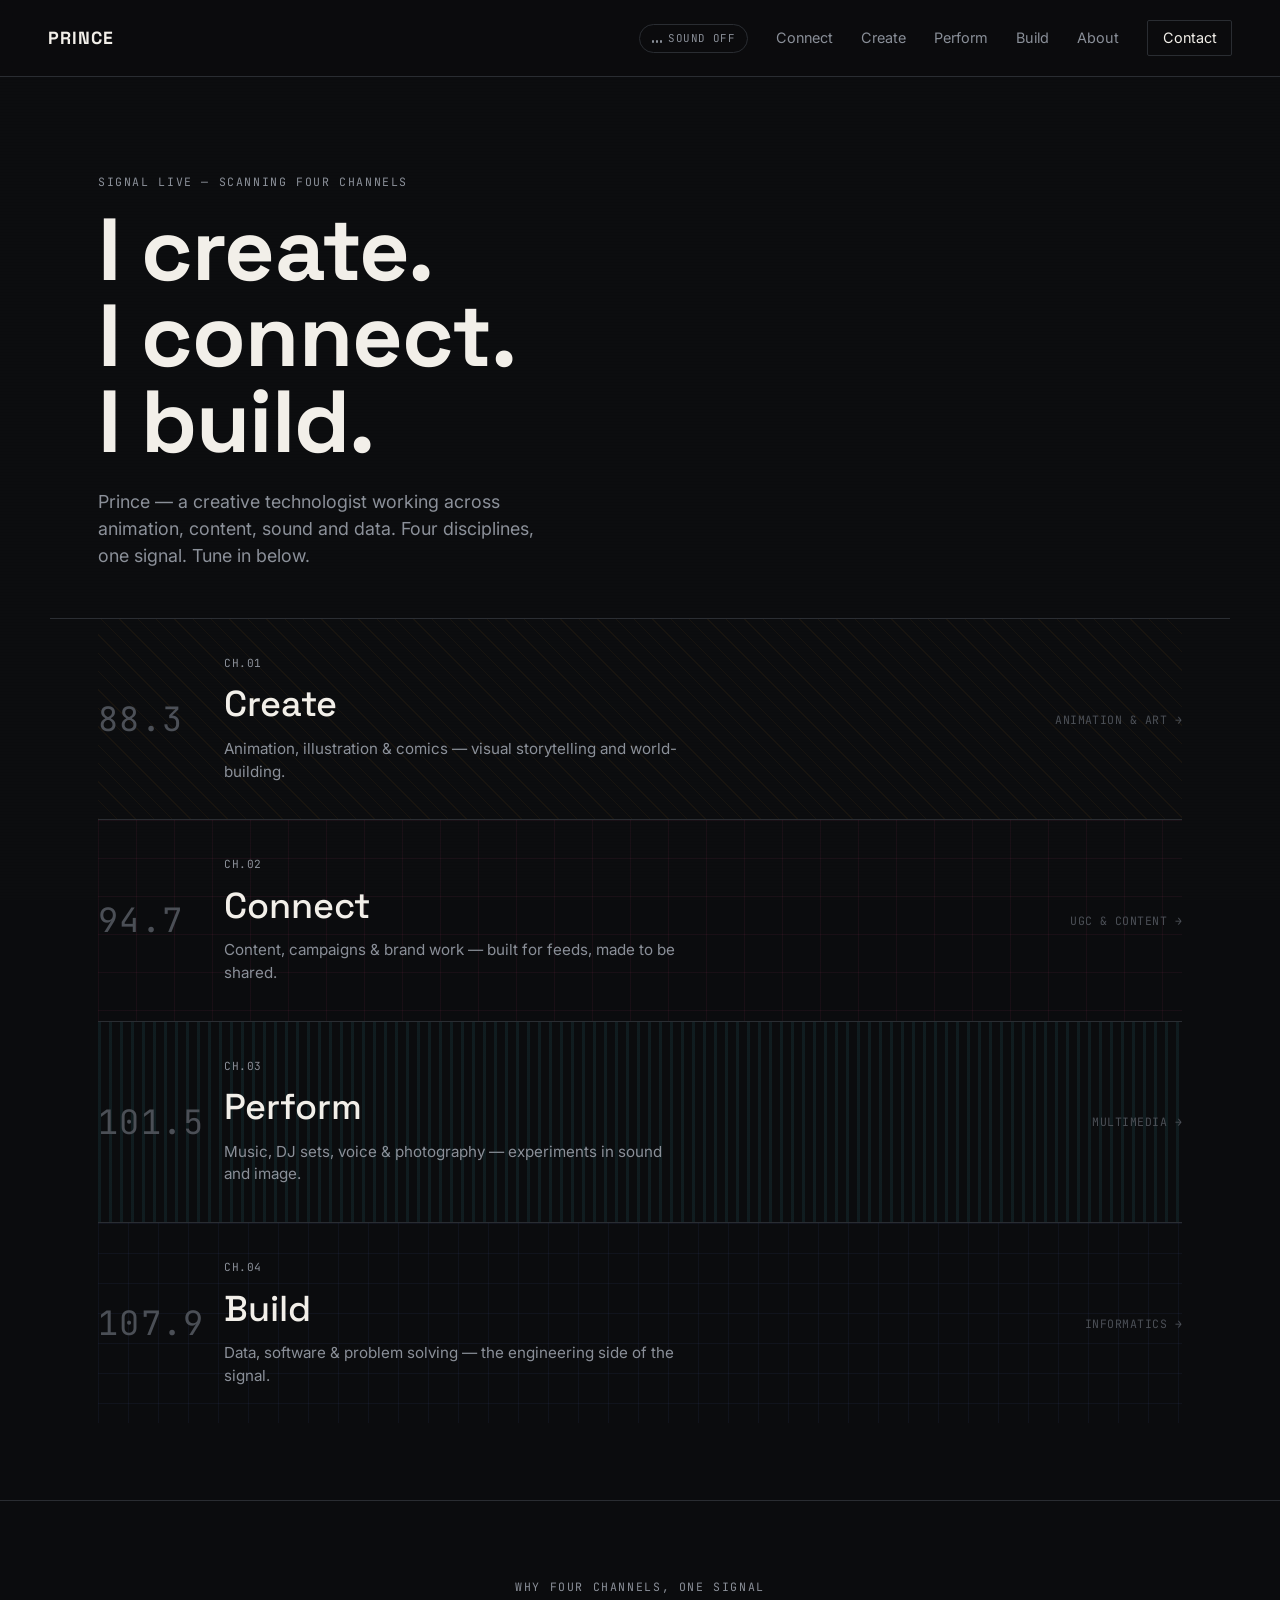
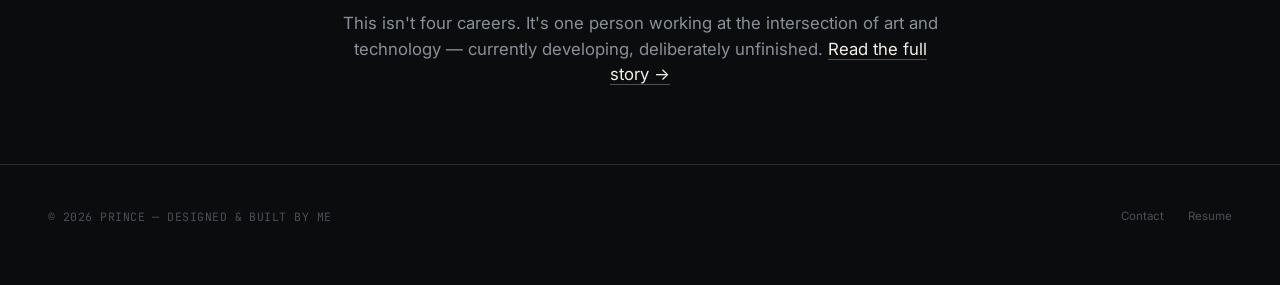
<file: index.html>
<!DOCTYPE html>
<html lang="en">
<head>
<meta charset="UTF-8">
<meta name="viewport" content="width=device-width, initial-scale=1.0">
<title>Prince — Creative Technologist</title>
<meta name="description" content="Prince — animation, content, multimedia and informatics. A creative technologist working across art, sound and data.">
<link rel="preconnect" href="https://fonts.googleapis.com">
<link rel="preconnect" href="https://fonts.gstatic.com" crossorigin>
<link href="https://fonts.googleapis.com/css2?family=Space+Grotesk:wght@400;500;700&family=Inter:wght@400;500;600&family=JetBrains+Mono:wght@400;500&display=swap" rel="stylesheet">
<link rel="stylesheet" href="css/style.css">
</head>
<body>

<div class="preloader" id="preloader" role="status" aria-live="polite">
  <p class="preloader-freqs mono" id="preloaderFreq">88.3</p>
  <div class="preloader-scan"></div>
  <p class="preloader-label mono">TUNING IN…</p>
</div>

<div class="noise-overlay" aria-hidden="true"></div>

<header class="site-header">
  <a href="index.html" class="wordmark">PRINCE</a>
  <div class="header-right">
    <button class="audio-toggle" id="audioToggle" type="button" aria-pressed="false">
      <span class="audio-toggle-bars" aria-hidden="true"><span></span><span></span><span></span></span>
      <span class="audio-toggle-label mono">SOUND OFF</span>
    </button>
    <button class="nav-toggle" id="navToggle" aria-expanded="false" aria-controls="siteNav" aria-label="Toggle navigation">
      <span></span><span></span><span></span>
    </button>
    <nav class="site-nav" id="siteNav">
      <a href="pages/ugc.html">Connect</a>
      <a href="pages/animation.html">Create</a>
      <a href="pages/multimedia.html">Perform</a>
      <a href="pages/informatics.html">Build</a>
      <a href="pages/about.html">About</a>
      <a href="pages/about.html#contact" class="nav-cta">Contact</a>
    </nav>
  </div>
  <audio id="ambientAudio" loop preload="none">
    <!-- Drop a file into assets/audio/ and point this at it, e.g.: -->
    <!-- <source src="assets/audio/ambient-loop.mp3" type="audio/mpeg"> -->
  </audio>
</header>

<main>

  <!-- Own photo behind the intro? Add class="has-image" to <section class="hero">
       and style="--bg-image:url('assets/images/hero-banner.jpg')" -->
  <section class="hero">
    <p class="eyebrow mono">SIGNAL LIVE — SCANNING FOUR CHANNELS</p>
    <h1 class="hero-title">
      I create.<br>
      I connect.<br>
      I build.
    </h1>
    <p class="hero-sub">
      Prince — a creative technologist working across animation, content,
      sound and data. Four disciplines, one signal. Tune in below.
    </p>
  </section>

  <!-- Each row below also accepts class="has-image" + style="--bg-image:url('assets/images/...')"
       for a photo instead of the texture, e.g. on the <a class="channel" ...> tag. -->
  <section class="tuner" aria-label="Disciplines">
    <div class="tuner-needle" aria-hidden="true"></div>

    <a class="channel" data-reveal data-channel="create" href="pages/animation.html">
      <div class="channel-freq mono">88.3</div>
      <div class="channel-body">
        <span class="channel-index mono">CH.01</span>
        <h2 class="channel-name">Create</h2>
        <p class="channel-desc">Animation, illustration &amp; comics — visual storytelling and world-building.</p>
      </div>
      <div class="channel-meta mono">ANIMATION &amp; ART →</div>
    </a>

    <a class="channel" data-reveal data-channel="connect" href="pages/ugc.html">
      <div class="channel-freq mono">94.7</div>
      <div class="channel-body">
        <span class="channel-index mono">CH.02</span>
        <h2 class="channel-name">Connect</h2>
        <p class="channel-desc">Content, campaigns &amp; brand work — built for feeds, made to be shared.</p>
      </div>
      <div class="channel-meta mono">UGC &amp; CONTENT →</div>
    </a>

    <a class="channel" data-reveal data-channel="perform" href="pages/multimedia.html">
      <div class="channel-freq mono">101.5</div>
      <div class="channel-body">
        <span class="channel-index mono">CH.03</span>
        <h2 class="channel-name">Perform</h2>
        <p class="channel-desc">Music, DJ sets, voice &amp; photography — experiments in sound and image.</p>
      </div>
      <div class="channel-meta mono">MULTIMEDIA →</div>
    </a>

    <a class="channel" data-reveal data-channel="build" href="pages/informatics.html">
      <div class="channel-freq mono">107.9</div>
      <div class="channel-body">
        <span class="channel-index mono">CH.04</span>
        <h2 class="channel-name">Build</h2>
        <p class="channel-desc">Data, software &amp; problem solving — the engineering side of the signal.</p>
      </div>
      <div class="channel-meta mono">INFORMATICS →</div>
    </a>
  </section>

  <section class="about-teaser">
    <div class="about-teaser-inner" data-reveal>
      <p class="mono eyebrow">WHY FOUR CHANNELS, ONE SIGNAL</p>
      <p class="about-teaser-text">
        This isn't four careers. It's one person working at the intersection of
        art and technology — currently developing, deliberately unfinished.
        <a href="pages/about.html">Read the full story →</a>
      </p>
    </div>
  </section>

</main>

<footer class="site-footer">
  <p class="mono">© 2026 PRINCE — DESIGNED &amp; BUILT BY ME</p>
  <div class="footer-links">
    <a href="pages/about.html#contact">Contact</a>
    <a href="pages/informatics.html#resume">Resume</a>
  </div>
</footer>

<script src="js/main.js"></script>
</body>
</html>
</file>
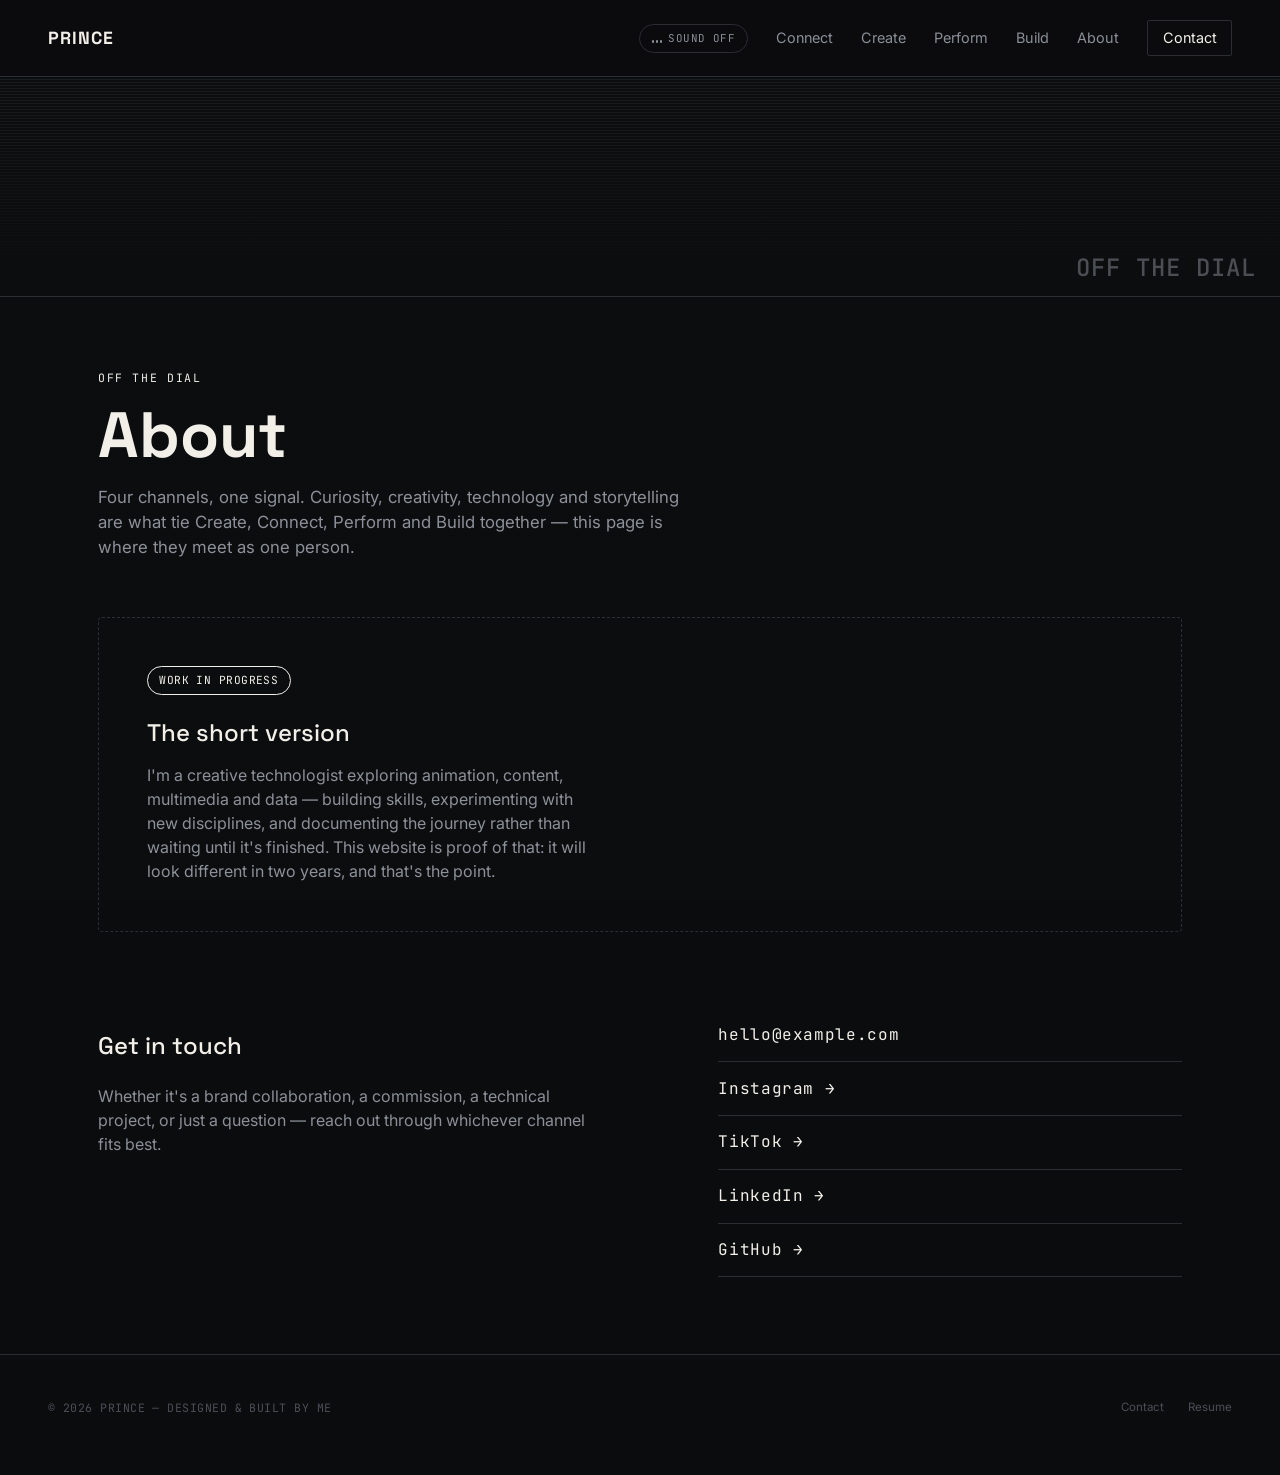
<file: pages/about.html>
<!DOCTYPE html>
<html lang="en">
<head>
<meta charset="UTF-8">
<meta name="viewport" content="width=device-width, initial-scale=1.0">
<title>About &amp; Contact | Prince</title>
<link rel="preconnect" href="https://fonts.googleapis.com">
<link rel="preconnect" href="https://fonts.gstatic.com" crossorigin>
<link href="https://fonts.googleapis.com/css2?family=Space+Grotesk:wght@400;500;700&family=Inter:wght@400;500;600&family=JetBrains+Mono:wght@400;500&display=swap" rel="stylesheet">
<link rel="stylesheet" href="../css/style.css">
</head>
<body style="--page-color: var(--fg);">

<div class="noise-overlay" aria-hidden="true"></div>

<header class="site-header">
  <a href="../index.html" class="wordmark">PRINCE</a>
  <div class="header-right">
    <button class="audio-toggle" id="audioToggle" type="button" aria-pressed="false">
      <span class="audio-toggle-bars" aria-hidden="true"><span></span><span></span><span></span></span>
      <span class="audio-toggle-label mono">SOUND OFF</span>
    </button>
    <button class="nav-toggle" id="navToggle" aria-expanded="false" aria-controls="siteNav" aria-label="Toggle navigation">
      <span></span><span></span><span></span>
    </button>
    <nav class="site-nav" id="siteNav">
      <a href="ugc.html">Connect</a>
      <a href="animation.html">Create</a>
      <a href="multimedia.html">Perform</a>
      <a href="informatics.html">Build</a>
      <a href="about.html">About</a>
      <a href="about.html#contact" class="nav-cta">Contact</a>
    </nav>
  </div>
  <audio id="ambientAudio" loop preload="none">
    <!-- <source src="../assets/audio/ambient-loop.mp3" type="audio/mpeg"> -->
  </audio>
</header>

<main>
  <!-- Own photo? class="has-image" style="--bg-image:url('../assets/images/about-banner.jpg')" -->
  <div class="section-banner section-banner--about">
    <span class="section-banner-freq mono">OFF THE DIAL</span>
  </div>

  <section class="page-hero">
    <p class="eyebrow mono">OFF THE DIAL</p>
    <h1 class="page-title">About</h1>
    <p class="page-sub">
      Four channels, one signal. Curiosity, creativity, technology and
      storytelling are what tie Create, Connect, Perform and Build together —
      this page is where they meet as one person.
    </p>
  </section>

  <section class="status-block">
    <div class="status-card" data-reveal style="text-align:left;">
      <span class="status-tag mono">WORK IN PROGRESS</span>
      <h2>The short version</h2>
      <p style="margin:0;">
        I'm a creative technologist exploring animation, content, multimedia
        and data — building skills, experimenting with new disciplines, and
        documenting the journey rather than waiting until it's finished.
        This website is proof of that: it will look different in two years,
        and that's the point.
      </p>
    </div>
  </section>

  <section class="contact-block" id="contact" data-reveal>
    <div>
      <h2>Get in touch</h2>
      <p style="color:var(--fg-muted); max-width:50ch;">
        Whether it's a brand collaboration, a commission, a technical project,
        or just a question — reach out through whichever channel fits best.
      </p>
    </div>
    <ul class="contact-list mono">
      <li><a href="mailto:hello@example.com">hello@example.com</a></li>
      <li><a href="#">Instagram →</a></li>
      <li><a href="#">TikTok →</a></li>
      <li><a href="#">LinkedIn →</a></li>
      <li><a href="#">GitHub →</a></li>
    </ul>
  </section>
</main>

<footer class="site-footer">
  <p class="mono">© 2026 PRINCE — DESIGNED &amp; BUILT BY ME</p>
  <div class="footer-links">
    <a href="about.html#contact">Contact</a>
    <a href="informatics.html#resume">Resume</a>
  </div>
</footer>

<script src="../js/main.js"></script>
</body>
</html>
</file>
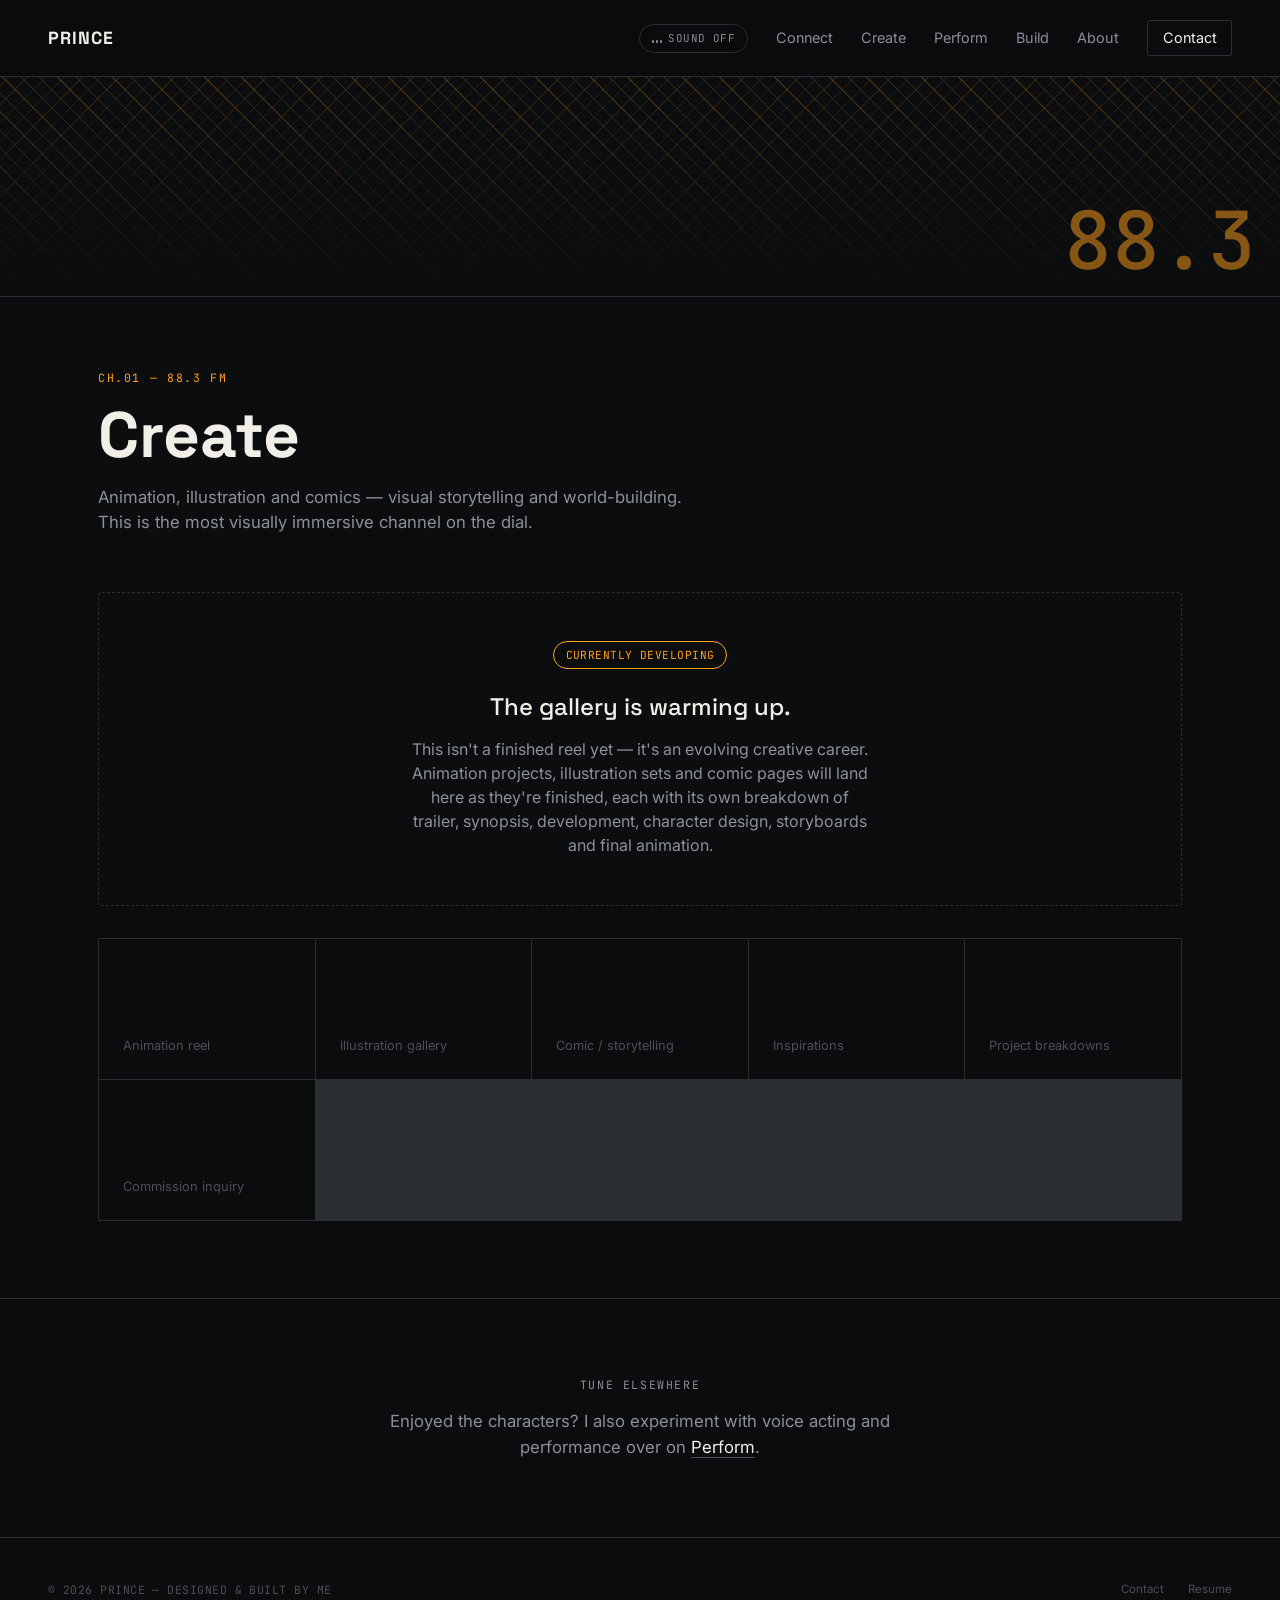
<file: pages/animation.html>
<!DOCTYPE html>
<html lang="en">
<head>
<meta charset="UTF-8">
<meta name="viewport" content="width=device-width, initial-scale=1.0">
<title>Create — Animation &amp; Art | Prince</title>
<link rel="preconnect" href="https://fonts.googleapis.com">
<link rel="preconnect" href="https://fonts.gstatic.com" crossorigin>
<link href="https://fonts.googleapis.com/css2?family=Space+Grotesk:wght@400;500;700&family=Inter:wght@400;500;600&family=JetBrains+Mono:wght@400;500&display=swap" rel="stylesheet">
<link rel="stylesheet" href="../css/style.css">
<style>:root { --page-color-inline: var(--c-create); }</style>
</head>
<body style="--page-color: var(--c-create);">

<div class="noise-overlay" aria-hidden="true"></div>

<header class="site-header">
  <a href="../index.html" class="wordmark">PRINCE</a>
  <div class="header-right">
    <button class="audio-toggle" id="audioToggle" type="button" aria-pressed="false">
      <span class="audio-toggle-bars" aria-hidden="true"><span></span><span></span><span></span></span>
      <span class="audio-toggle-label mono">SOUND OFF</span>
    </button>
    <button class="nav-toggle" id="navToggle" aria-expanded="false" aria-controls="siteNav" aria-label="Toggle navigation">
      <span></span><span></span><span></span>
    </button>
    <nav class="site-nav" id="siteNav">
      <a href="ugc.html">Connect</a>
      <a href="animation.html">Create</a>
      <a href="multimedia.html">Perform</a>
      <a href="informatics.html">Build</a>
      <a href="about.html">About</a>
      <a href="about.html#contact" class="nav-cta">Contact</a>
    </nav>
  </div>
  <audio id="ambientAudio" loop preload="none">
    <!-- Drop a file into assets/audio/ and point this at it, e.g.: -->
    <!-- <source src="../assets/audio/ambient-loop.mp3" type="audio/mpeg"> -->
  </audio>
</header>

<main>
  <!--
    To use your own photo here instead of the pattern:
    1. Drop an image into assets/images/ (e.g. create-banner.jpg)
    2. Add class="has-image" below
    3. Set style="--bg-image:url('../assets/images/create-banner.jpg')"
    The dark gradient stays on top automatically so the text below reads clearly either way.
  -->
  <div class="section-banner section-banner--create">
    <span class="section-banner-freq">88.3</span>
  </div>

  <section class="page-hero">
    <p class="eyebrow mono">CH.01 — 88.3 FM</p>
    <h1 class="page-title">Create</h1>
    <p class="page-sub">
      Animation, illustration and comics — visual storytelling and
      world-building. This is the most visually immersive channel on the dial.
    </p>
  </section>

  <section class="status-block">
    <div class="status-card" data-reveal>
      <span class="status-tag mono">CURRENTLY DEVELOPING</span>
      <h2>The gallery is warming up.</h2>
      <p>
        This isn't a finished reel yet — it's an evolving creative career.
        Animation projects, illustration sets and comic pages will land here
        as they're finished, each with its own breakdown of trailer, synopsis,
        development, character design, storyboards and final animation.
      </p>
    </div>

    <div class="grid-preview" data-reveal>
      <div class="grid-preview-item">Animation reel</div>
      <div class="grid-preview-item">Illustration gallery</div>
      <div class="grid-preview-item">Comic / storytelling</div>
      <div class="grid-preview-item">Inspirations</div>
      <div class="grid-preview-item">Project breakdowns</div>
      <div class="grid-preview-item">Commission inquiry</div>
    </div>
  </section>

  <section class="about-teaser">
    <div class="about-teaser-inner" data-reveal>
      <p class="mono eyebrow">TUNE ELSEWHERE</p>
      <p class="about-teaser-text">
        Enjoyed the characters? I also experiment with voice acting and
        performance over on <a href="multimedia.html">Perform</a>.
      </p>
    </div>
  </section>
</main>

<footer class="site-footer">
  <p class="mono">© 2026 PRINCE — DESIGNED &amp; BUILT BY ME</p>
  <div class="footer-links">
    <a href="about.html#contact">Contact</a>
    <a href="informatics.html#resume">Resume</a>
  </div>
</footer>

<script src="../js/main.js"></script>
</body>
</html>
</file>
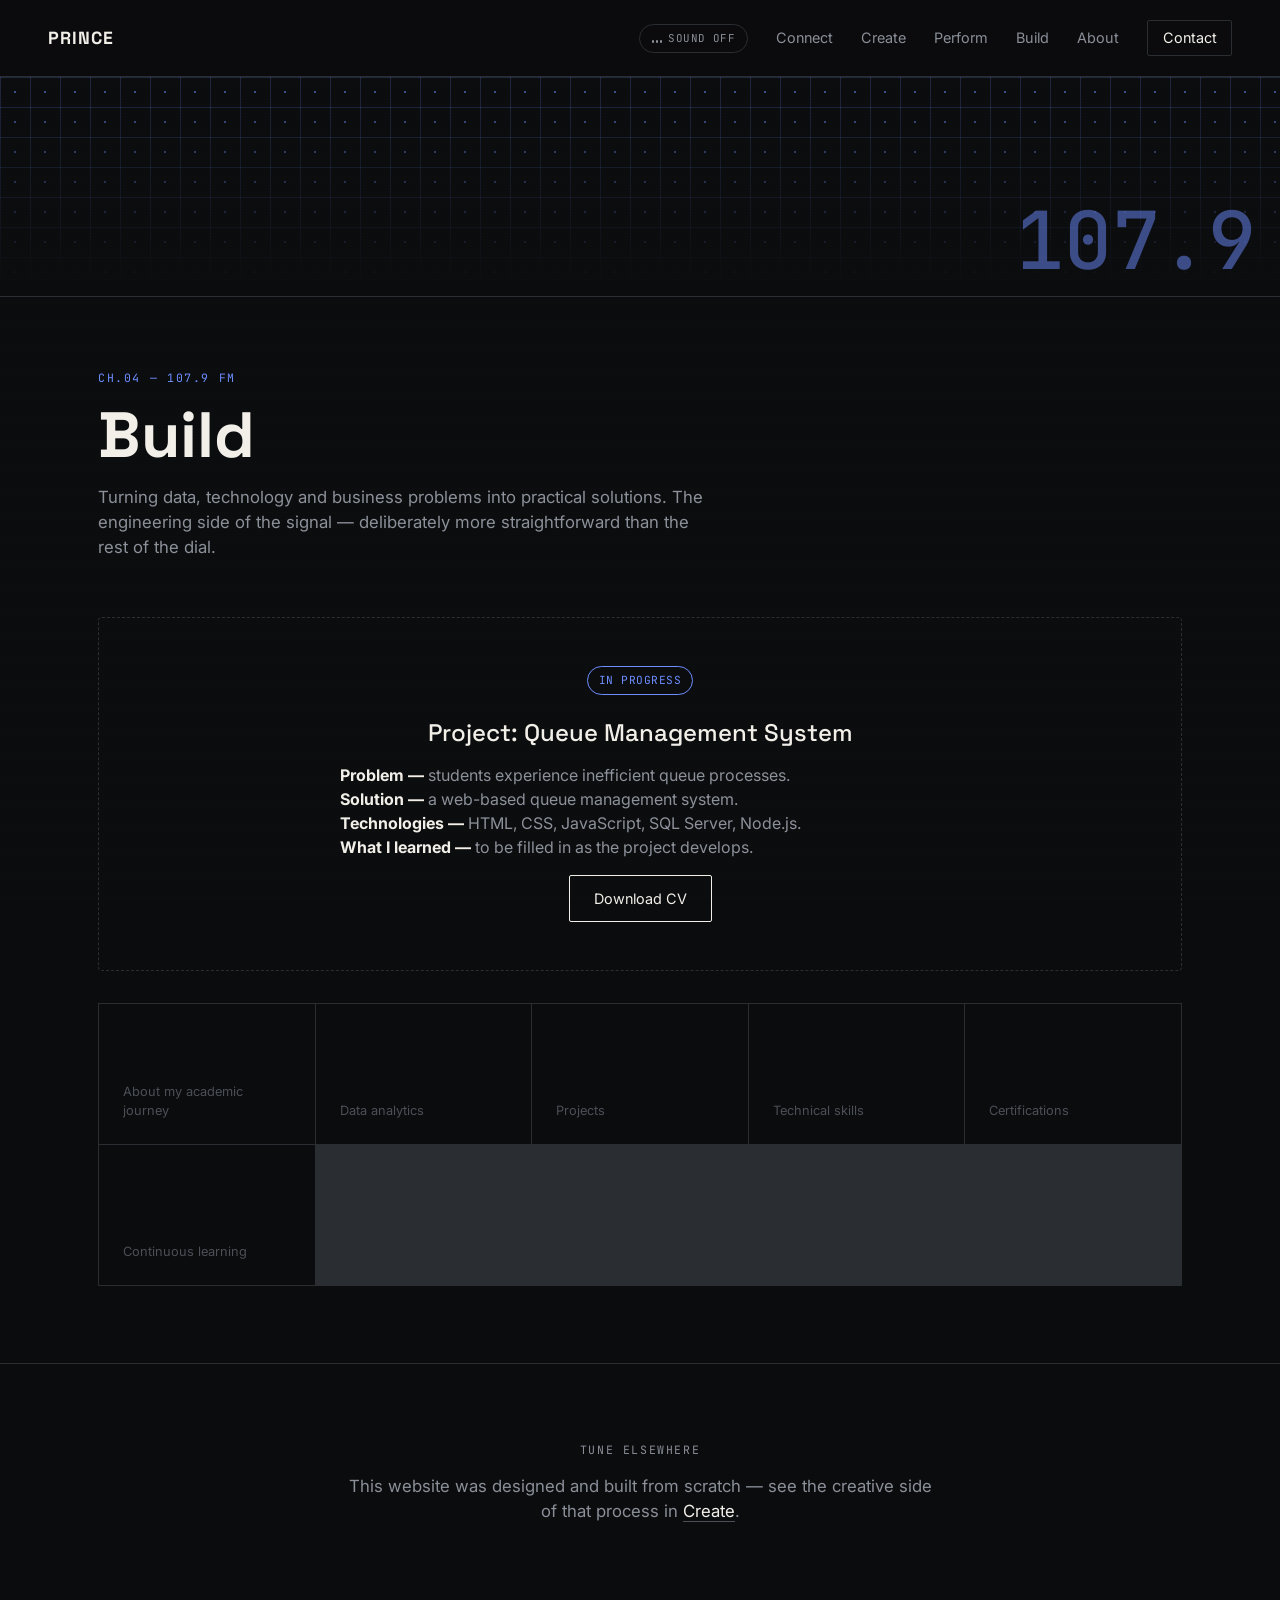
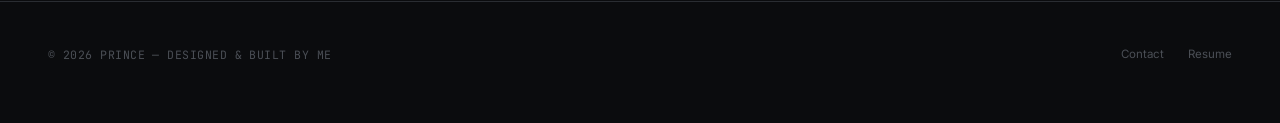
<file: pages/informatics.html>
<!DOCTYPE html>
<html lang="en">
<head>
<meta charset="UTF-8">
<meta name="viewport" content="width=device-width, initial-scale=1.0">
<title>Build — Informatics | Prince</title>
<link rel="preconnect" href="https://fonts.googleapis.com">
<link rel="preconnect" href="https://fonts.gstatic.com" crossorigin>
<link href="https://fonts.googleapis.com/css2?family=Space+Grotesk:wght@400;500;700&family=Inter:wght@400;500;600&family=JetBrains+Mono:wght@400;500&display=swap" rel="stylesheet">
<link rel="stylesheet" href="../css/style.css">
</head>
<body style="--page-color: var(--c-build);">

<div class="noise-overlay" aria-hidden="true"></div>

<header class="site-header">
  <a href="../index.html" class="wordmark">PRINCE</a>
  <div class="header-right">
    <button class="audio-toggle" id="audioToggle" type="button" aria-pressed="false">
      <span class="audio-toggle-bars" aria-hidden="true"><span></span><span></span><span></span></span>
      <span class="audio-toggle-label mono">SOUND OFF</span>
    </button>
    <button class="nav-toggle" id="navToggle" aria-expanded="false" aria-controls="siteNav" aria-label="Toggle navigation">
      <span></span><span></span><span></span>
    </button>
    <nav class="site-nav" id="siteNav">
      <a href="ugc.html">Connect</a>
      <a href="animation.html">Create</a>
      <a href="multimedia.html">Perform</a>
      <a href="informatics.html">Build</a>
      <a href="about.html">About</a>
      <a href="about.html#contact" class="nav-cta">Contact</a>
    </nav>
  </div>
  <audio id="ambientAudio" loop preload="none">
    <!-- <source src="../assets/audio/ambient-loop.mp3" type="audio/mpeg"> -->
  </audio>
</header>

<main>
  <!-- Own photo? class="has-image" style="--bg-image:url('../assets/images/build-banner.jpg')" -->
  <div class="section-banner section-banner--build">
    <span class="section-banner-freq">107.9</span>
  </div>

  <section class="page-hero">
    <p class="eyebrow mono">CH.04 — 107.9 FM</p>
    <h1 class="page-title">Build</h1>
    <p class="page-sub">
      Turning data, technology and business problems into practical
      solutions. The engineering side of the signal — deliberately more
      straightforward than the rest of the dial.
    </p>
  </section>

  <section class="status-block" id="resume">
    <div class="status-card" data-reveal>
      <span class="status-tag mono">IN PROGRESS</span>
      <h2>Project: Queue Management System</h2>
      <p style="text-align:left; max-width: 60ch; margin: 0 auto;">
        <strong style="color:var(--fg)">Problem —</strong> students experience inefficient queue processes.<br>
        <strong style="color:var(--fg)">Solution —</strong> a web-based queue management system.<br>
        <strong style="color:var(--fg)">Technologies —</strong> HTML, CSS, JavaScript, SQL Server, Node.js.<br>
        <strong style="color:var(--fg)">What I learned —</strong> to be filled in as the project develops.
      </p>
      <a class="btn" href="#" onclick="alert('Drop your CV file into pages/ and link it here.'); return false;">Download CV</a>
    </div>

    <div class="grid-preview" data-reveal>
      <div class="grid-preview-item">About my academic journey</div>
      <div class="grid-preview-item">Data analytics</div>
      <div class="grid-preview-item">Projects</div>
      <div class="grid-preview-item">Technical skills</div>
      <div class="grid-preview-item">Certifications</div>
      <div class="grid-preview-item">Continuous learning</div>
    </div>
  </section>

  <section class="about-teaser">
    <div class="about-teaser-inner" data-reveal>
      <p class="mono eyebrow">TUNE ELSEWHERE</p>
      <p class="about-teaser-text">
        This website was designed and built from scratch —
        see the creative side of that process in <a href="animation.html">Create</a>.
      </p>
    </div>
  </section>
</main>

<footer class="site-footer">
  <p class="mono">© 2026 PRINCE — DESIGNED &amp; BUILT BY ME</p>
  <div class="footer-links">
    <a href="about.html#contact">Contact</a>
    <a href="informatics.html#resume">Resume</a>
  </div>
</footer>

<script src="../js/main.js"></script>
</body>
</html>
</file>
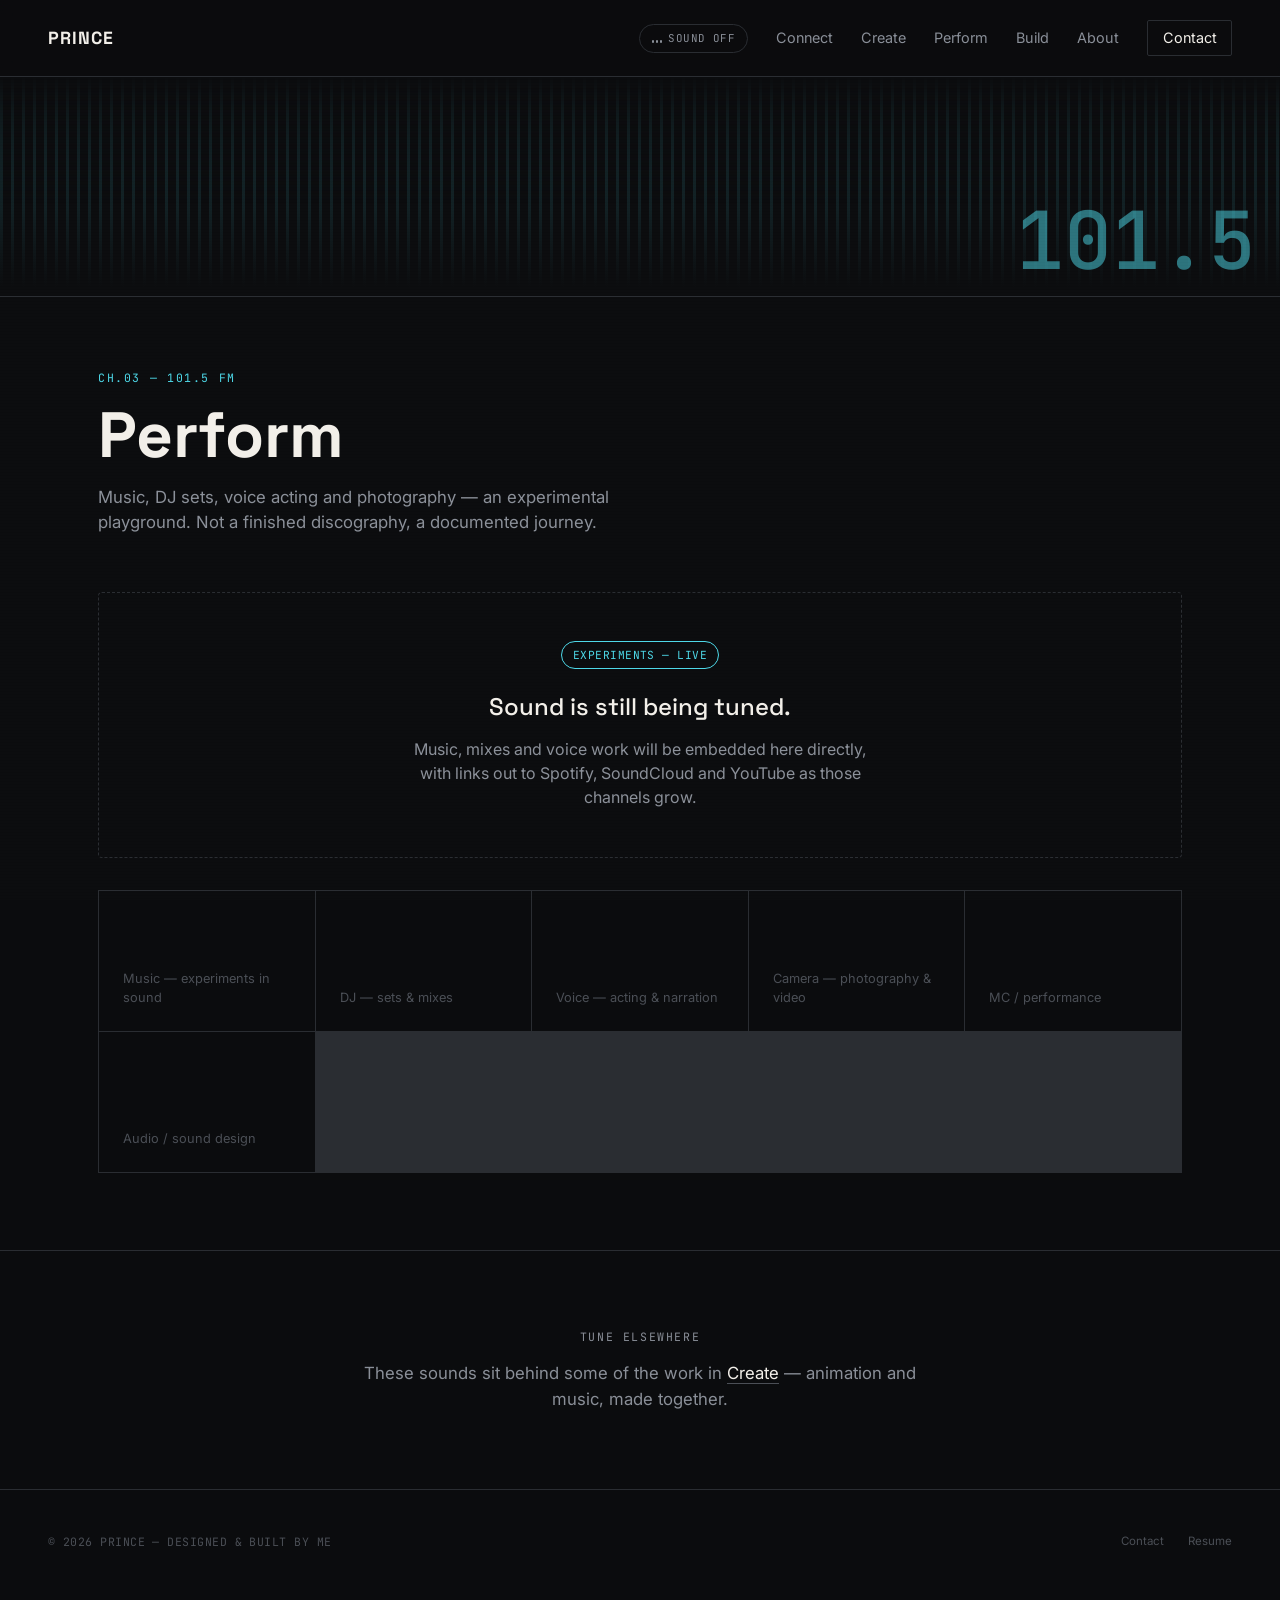
<file: pages/multimedia.html>
<!DOCTYPE html>
<html lang="en">
<head>
<meta charset="UTF-8">
<meta name="viewport" content="width=device-width, initial-scale=1.0">
<title>Perform — Multimedia | Prince</title>
<link rel="preconnect" href="https://fonts.googleapis.com">
<link rel="preconnect" href="https://fonts.gstatic.com" crossorigin>
<link href="https://fonts.googleapis.com/css2?family=Space+Grotesk:wght@400;500;700&family=Inter:wght@400;500;600&family=JetBrains+Mono:wght@400;500&display=swap" rel="stylesheet">
<link rel="stylesheet" href="../css/style.css">
</head>
<body style="--page-color: var(--c-perform);">

<div class="noise-overlay" aria-hidden="true"></div>

<header class="site-header">
  <a href="../index.html" class="wordmark">PRINCE</a>
  <div class="header-right">
    <button class="audio-toggle" id="audioToggle" type="button" aria-pressed="false">
      <span class="audio-toggle-bars" aria-hidden="true"><span></span><span></span><span></span></span>
      <span class="audio-toggle-label mono">SOUND OFF</span>
    </button>
    <button class="nav-toggle" id="navToggle" aria-expanded="false" aria-controls="siteNav" aria-label="Toggle navigation">
      <span></span><span></span><span></span>
    </button>
    <nav class="site-nav" id="siteNav">
      <a href="ugc.html">Connect</a>
      <a href="animation.html">Create</a>
      <a href="multimedia.html">Perform</a>
      <a href="informatics.html">Build</a>
      <a href="about.html">About</a>
      <a href="about.html#contact" class="nav-cta">Contact</a>
    </nav>
  </div>
  <audio id="ambientAudio" loop preload="none">
    <!-- <source src="../assets/audio/ambient-loop.mp3" type="audio/mpeg"> -->
  </audio>
</header>

<main>
  <!-- Own photo? class="has-image" style="--bg-image:url('../assets/images/perform-banner.jpg')" -->
  <div class="section-banner section-banner--perform">
    <span class="section-banner-freq">101.5</span>
  </div>

  <section class="page-hero">
    <p class="eyebrow mono">CH.03 — 101.5 FM</p>
    <h1 class="page-title">Perform</h1>
    <p class="page-sub">
      Music, DJ sets, voice acting and photography — an experimental
      playground. Not a finished discography, a documented journey.
    </p>
  </section>

  <section class="status-block">
    <div class="status-card" data-reveal>
      <span class="status-tag mono">EXPERIMENTS — LIVE</span>
      <h2>Sound is still being tuned.</h2>
      <p>
        Music, mixes and voice work will be embedded here directly, with
        links out to Spotify, SoundCloud and YouTube as those channels grow.
      </p>
    </div>

    <div class="grid-preview" data-reveal>
      <div class="grid-preview-item">Music — experiments in sound</div>
      <div class="grid-preview-item">DJ — sets &amp; mixes</div>
      <div class="grid-preview-item">Voice — acting &amp; narration</div>
      <div class="grid-preview-item">Camera — photography &amp; video</div>
      <div class="grid-preview-item">MC / performance</div>
      <div class="grid-preview-item">Audio / sound design</div>
    </div>
  </section>

  <section class="about-teaser">
    <div class="about-teaser-inner" data-reveal>
      <p class="mono eyebrow">TUNE ELSEWHERE</p>
      <p class="about-teaser-text">
        These sounds sit behind some of the work in
        <a href="animation.html">Create</a> — animation and music, made together.
      </p>
    </div>
  </section>
</main>

<footer class="site-footer">
  <p class="mono">© 2026 PRINCE — DESIGNED &amp; BUILT BY ME</p>
  <div class="footer-links">
    <a href="about.html#contact">Contact</a>
    <a href="informatics.html#resume">Resume</a>
  </div>
</footer>

<script src="../js/main.js"></script>
</body>
</html>
</file>
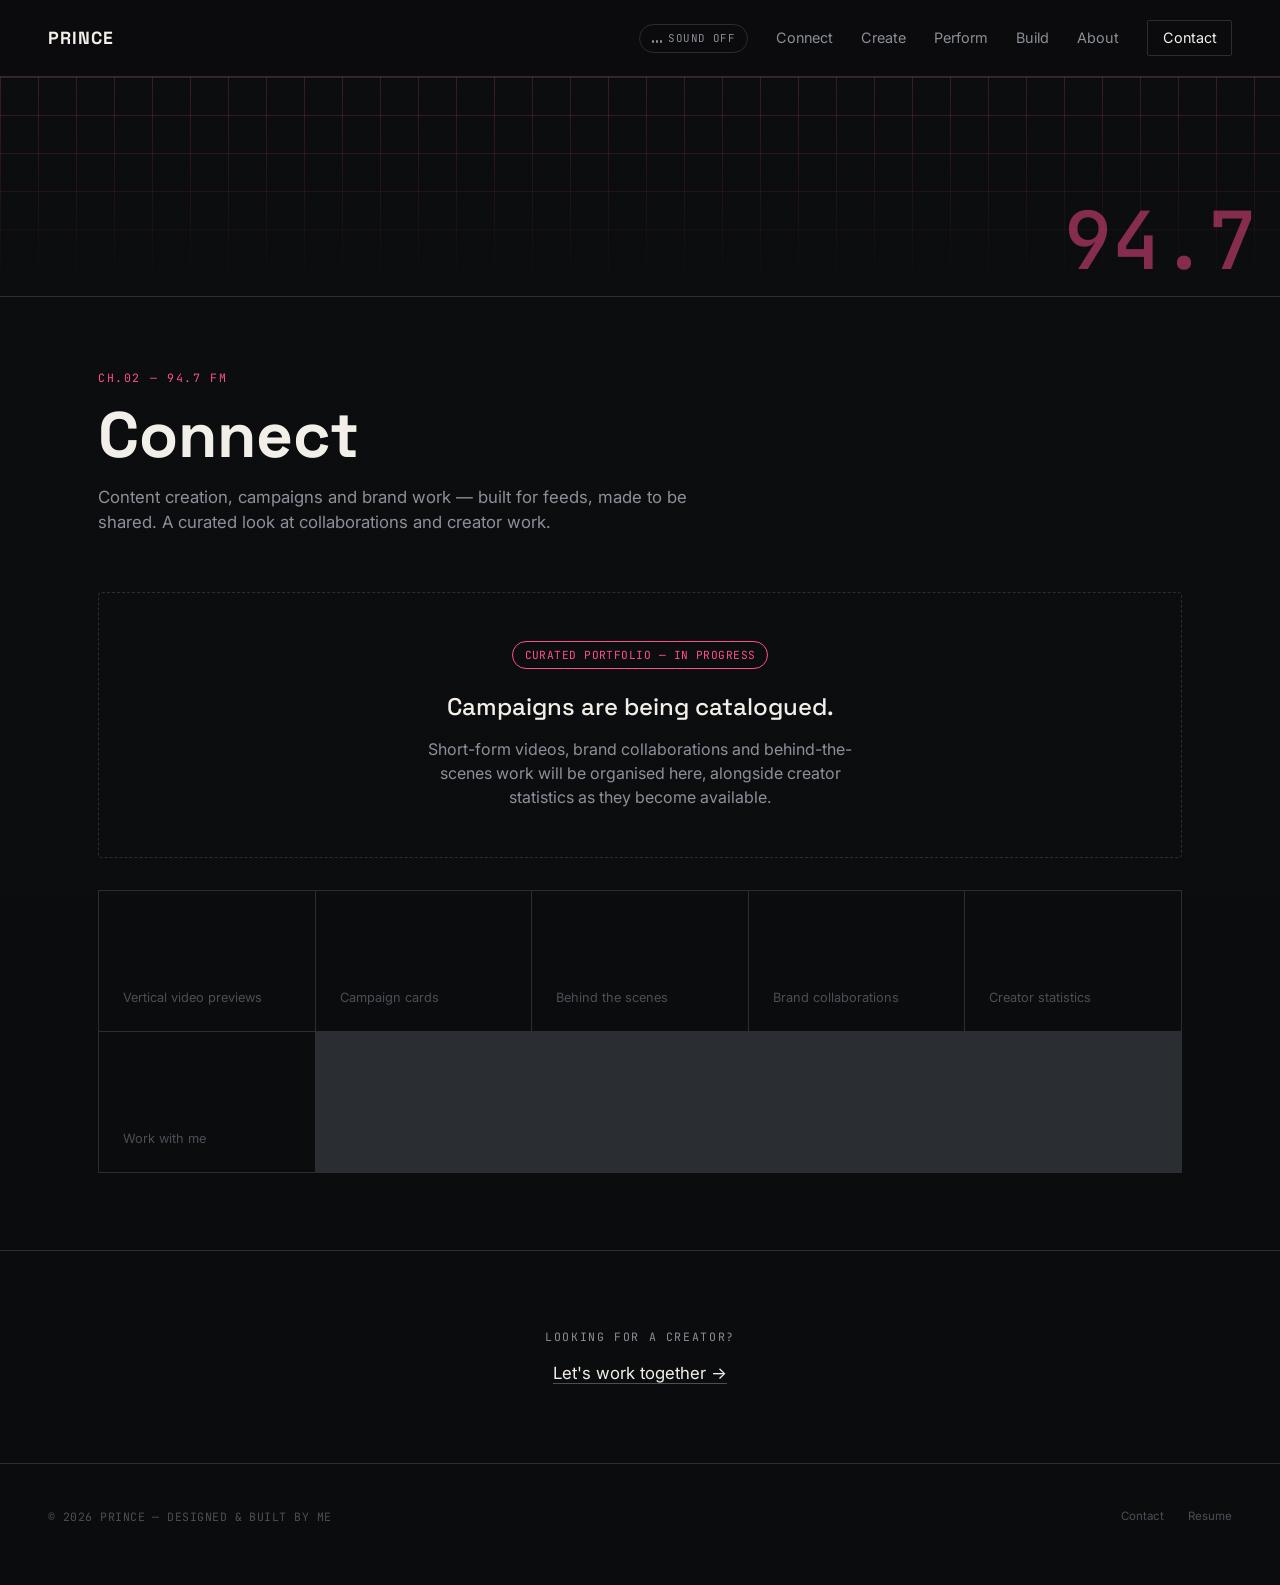
<file: pages/ugc.html>
<!DOCTYPE html>
<html lang="en">
<head>
<meta charset="UTF-8">
<meta name="viewport" content="width=device-width, initial-scale=1.0">
<title>Connect — UGC &amp; Content | Prince</title>
<link rel="preconnect" href="https://fonts.googleapis.com">
<link rel="preconnect" href="https://fonts.gstatic.com" crossorigin>
<link href="https://fonts.googleapis.com/css2?family=Space+Grotesk:wght@400;500;700&family=Inter:wght@400;500;600&family=JetBrains+Mono:wght@400;500&display=swap" rel="stylesheet">
<link rel="stylesheet" href="../css/style.css">
</head>
<body style="--page-color: var(--c-connect);">

<div class="noise-overlay" aria-hidden="true"></div>

<header class="site-header">
  <a href="../index.html" class="wordmark">PRINCE</a>
  <div class="header-right">
    <button class="audio-toggle" id="audioToggle" type="button" aria-pressed="false">
      <span class="audio-toggle-bars" aria-hidden="true"><span></span><span></span><span></span></span>
      <span class="audio-toggle-label mono">SOUND OFF</span>
    </button>
    <button class="nav-toggle" id="navToggle" aria-expanded="false" aria-controls="siteNav" aria-label="Toggle navigation">
      <span></span><span></span><span></span>
    </button>
    <nav class="site-nav" id="siteNav">
      <a href="ugc.html">Connect</a>
      <a href="animation.html">Create</a>
      <a href="multimedia.html">Perform</a>
      <a href="informatics.html">Build</a>
      <a href="about.html">About</a>
      <a href="about.html#contact" class="nav-cta">Contact</a>
    </nav>
  </div>
  <audio id="ambientAudio" loop preload="none">
    <!-- <source src="../assets/audio/ambient-loop.mp3" type="audio/mpeg"> -->
  </audio>
</header>

<main>
  <!-- Own photo? class="has-image" style="--bg-image:url('../assets/images/connect-banner.jpg')" -->
  <div class="section-banner section-banner--connect">
    <span class="section-banner-freq">94.7</span>
  </div>

  <section class="page-hero">
    <p class="eyebrow mono">CH.02 — 94.7 FM</p>
    <h1 class="page-title">Connect</h1>
    <p class="page-sub">
      Content creation, campaigns and brand work — built for feeds,
      made to be shared. A curated look at collaborations and creator work.
    </p>
  </section>

  <section class="status-block">
    <div class="status-card" data-reveal>
      <span class="status-tag mono">CURATED PORTFOLIO — IN PROGRESS</span>
      <h2>Campaigns are being catalogued.</h2>
      <p>
        Short-form videos, brand collaborations and behind-the-scenes work
        will be organised here, alongside creator statistics as they
        become available.
      </p>
    </div>

    <div class="grid-preview" data-reveal>
      <div class="grid-preview-item">Vertical video previews</div>
      <div class="grid-preview-item">Campaign cards</div>
      <div class="grid-preview-item">Behind the scenes</div>
      <div class="grid-preview-item">Brand collaborations</div>
      <div class="grid-preview-item">Creator statistics</div>
      <div class="grid-preview-item">Work with me</div>
    </div>
  </section>

  <section class="about-teaser">
    <div class="about-teaser-inner" data-reveal>
      <p class="mono eyebrow">LOOKING FOR A CREATOR?</p>
      <p class="about-teaser-text">
        <a href="about.html#contact">Let's work together →</a>
      </p>
    </div>
  </section>
</main>

<footer class="site-footer">
  <p class="mono">© 2026 PRINCE — DESIGNED &amp; BUILT BY ME</p>
  <div class="footer-links">
    <a href="about.html#contact">Contact</a>
    <a href="informatics.html#resume">Resume</a>
  </div>
</footer>

<script src="../js/main.js"></script>
</body>
</html>
</file>
<file: css/style.css>
/* ==========================================================================
   PRINCE — design tokens
   Concept: a signal tuner. Four disciplines = four frequencies on one dial.
   ========================================================================== */

:root {
  /* color */
  --bg:            #0B0C0E;
  --bg-elevated:   #15171A;
  --bg-elevated-2: #1C1F23;
  --fg:            #F2EFE9;
  --fg-muted:      #8A8F98;
  --fg-faint:      #4B4F56;
  --line:          #2A2D32;

  --c-create:   #FF9F1C; /* animation & art */
  --c-connect:  #FF4D8D; /* ugc & content   */
  --c-perform:  #4DD8E8; /* multimedia      */
  --c-build:    #6C8CFF; /* informatics     */

  /* type */
  --font-display: 'Space Grotesk', system-ui, sans-serif;
  --font-body:    'Inter', system-ui, sans-serif;
  --font-mono:    'JetBrains Mono', ui-monospace, monospace;

  /* layout */
  --gutter: clamp(1.25rem, 4vw, 3rem);
  --max-w: 1180px;
}

* { box-sizing: border-box; }

html { scroll-behavior: smooth; }

@media (prefers-reduced-motion: reduce) {
  html { scroll-behavior: auto; }
  * { animation-duration: 0.001ms !important; transition-duration: 0.001ms !important; }
}

body {
  margin: 0;
  background: var(--bg);
  color: var(--fg);
  font-family: var(--font-body);
  line-height: 1.5;
  -webkit-font-smoothing: antialiased;
  scrollbar-color: var(--fg-faint) var(--bg); /* Firefox */
}

::selection {
  background: var(--c-perform);
  color: var(--bg);
}

/* Chrome/Edge/Safari scrollbar theming */
::-webkit-scrollbar { width: 10px; height: 10px; }
::-webkit-scrollbar-track { background: var(--bg); }
::-webkit-scrollbar-thumb {
  background: var(--bg-elevated-2);
  border-radius: 6px;
  border: 2px solid var(--bg);
}
::-webkit-scrollbar-thumb:hover { background: var(--fg-faint); }

/* ==========================================================================
   Scroll reveal — small fade/rise as content enters the viewport.
   Applied via JS adding .is-visible to elements with [data-reveal].
   Content is visible by default (no JS / reduced motion = no penalty).
   ========================================================================== */

[data-reveal] {
  opacity: 0;
  transform: translateY(14px);
  transition: opacity 0.6s ease, transform 0.6s ease;
}

[data-reveal].is-visible {
  opacity: 1;
  transform: translateY(0);
}

@media (prefers-reduced-motion: reduce) {
  [data-reveal] { opacity: 1; transform: none; transition: none; }
}

a { color: inherit; text-decoration: none; }

.mono { font-family: var(--font-mono); letter-spacing: 0.04em; }

.eyebrow {
  font-size: 0.72rem;
  color: var(--fg-muted);
  text-transform: uppercase;
  letter-spacing: 0.14em;
  margin: 0 0 1rem;
}

/* subtle static texture over everything — cheap, no JS, no images */
.noise-overlay {
  position: fixed;
  inset: 0;
  pointer-events: none;
  z-index: 1;
  opacity: 0.035;
  background-image:
    repeating-linear-gradient(0deg, #fff 0px, transparent 1px, transparent 2px, #fff 3px);
  mix-blend-mode: overlay;
}

/* ==========================================================================
   Preloader — "tuning in" splash before the site reveals itself.
   Pure CSS animation, no video/gif. Respects prefers-reduced-motion.
   Removed from the accessibility tree once hidden (see main.js).
   ========================================================================== */

.preloader {
  position: fixed;
  inset: 0;
  z-index: 1000;
  background: var(--bg);
  display: flex;
  flex-direction: column;
  align-items: center;
  justify-content: center;
  gap: 1.25rem;
  transition: opacity 0.5s ease, visibility 0.5s ease;
}

.preloader.is-hidden {
  opacity: 0;
  visibility: hidden;
  pointer-events: none;
}

.preloader-freqs {
  font-family: var(--font-mono);
  font-size: clamp(1.75rem, 6vw, 2.75rem);
  color: var(--c-create);
  letter-spacing: 0.05em;
}

.preloader-scan {
  width: min(220px, 60vw);
  height: 2px;
  background: var(--line);
  position: relative;
  overflow: hidden;
}

.preloader-scan::after {
  content: "";
  position: absolute;
  top: 0; bottom: 0;
  width: 40%;
  background: linear-gradient(90deg, transparent, var(--c-perform), transparent);
  animation: scan-sweep 1.1s ease-in-out infinite;
}

.preloader-label {
  font-family: var(--font-mono);
  font-size: 0.7rem;
  color: var(--fg-muted);
  text-transform: uppercase;
  letter-spacing: 0.18em;
}

@keyframes scan-sweep {
  0%   { left: -40%; }
  100% { left: 100%; }
}

@media (prefers-reduced-motion: reduce) {
  .preloader-scan::after { animation: none; left: 30%; }
}

/* ==========================================================================
   Ambient audio toggle — click-to-play (browsers block true autoplay)
   ========================================================================== */

.audio-toggle {
  display: inline-flex;
  align-items: center;
  gap: 6px;
  background: none;
  border: 1px solid var(--line);
  color: var(--fg-muted);
  border-radius: 100px;
  padding: 0.4rem 0.75rem;
  cursor: pointer;
  font-family: var(--font-mono);
  font-size: 0.68rem;
  letter-spacing: 0.06em;
}

.audio-toggle:hover { border-color: var(--fg-muted); color: var(--fg); }

.audio-toggle-bars {
  display: flex;
  align-items: flex-end;
  gap: 2px;
  height: 10px;
}

.audio-toggle-bars span {
  width: 2px;
  background: currentColor;
  height: 3px;
  border-radius: 1px;
}

.audio-toggle.is-playing .audio-toggle-bars span {
  animation: bar-bounce 0.9s ease-in-out infinite;
}

.audio-toggle-bars span:nth-child(1) { animation-delay: 0s; }
.audio-toggle-bars span:nth-child(2) { animation-delay: 0.2s; }
.audio-toggle-bars span:nth-child(3) { animation-delay: 0.4s; }

@keyframes bar-bounce {
  0%, 100% { height: 3px; }
  50%      { height: 10px; }
}

@media (prefers-reduced-motion: reduce) {
  .audio-toggle.is-playing .audio-toggle-bars span { animation: none; height: 8px; }
}

/* ==========================================================================
   Custom background images — drop-in replacement for the CSS patterns.
   Usage: add class="has-image" and inline style="--bg-image:url('...')"
   to any .section-banner, .hero, or .channel. The gradient keeps text
   readable regardless of the image's own contrast.
   ========================================================================== */

.has-image {
  background-image:
    linear-gradient(180deg, rgba(11, 12, 14, 0.35) 0%, var(--bg) 92%),
    var(--bg-image) !important;
  background-size: cover !important;
  background-position: center !important;
}

.hero.has-image {
  background-image:
    linear-gradient(180deg, rgba(11, 12, 14, 0.55) 0%, var(--bg) 96%),
    var(--bg-image) !important;
}

.channel.has-image {
  background-image:
    linear-gradient(90deg, rgba(11, 12, 14, 0.55), rgba(11, 12, 14, 0.85) 70%),
    var(--bg-image) !important;
}

/* ==========================================================================
   Header / Nav
   ========================================================================== */

.site-header {
  position: sticky;
  top: 0;
  z-index: 10;
  display: flex;
  align-items: center;
  justify-content: space-between;
  padding: 1.25rem var(--gutter);
  background: rgba(11, 12, 14, 0.82);
  backdrop-filter: blur(8px);
  border-bottom: 1px solid var(--line);
  gap: 1rem;
}

.header-right {
  display: flex;
  align-items: center;
  gap: 1.75rem;
}

.wordmark {
  font-family: var(--font-display);
  font-weight: 700;
  font-size: 1.1rem;
  letter-spacing: 0.06em;
}

.site-nav {
  display: flex;
  gap: 1.75rem;
  align-items: center;
  font-size: 0.9rem;
  color: var(--fg-muted);
}

.site-nav a:hover { color: var(--fg); }

.nav-cta {
  color: var(--fg);
  border: 1px solid var(--line);
  padding: 0.4rem 0.9rem;
  border-radius: 2px;
}

.nav-cta:hover { border-color: var(--fg-muted); }

.nav-toggle {
  display: none;
  flex-direction: column;
  gap: 5px;
  background: none;
  border: none;
  cursor: pointer;
  padding: 0.5rem;
}

.nav-toggle span {
  width: 22px;
  height: 2px;
  background: var(--fg);
  display: block;
}

/* ==========================================================================
   Hero
   ========================================================================== */

.hero {
  max-width: var(--max-w);
  margin: 0 auto;
  padding: clamp(3rem, 8vw, 6rem) var(--gutter) clamp(2rem, 5vw, 3rem);
}

.hero-title {
  font-family: var(--font-display);
  font-weight: 700;
  font-size: clamp(2.75rem, 8vw, 5.5rem);
  line-height: 0.98;
  margin: 0 0 1.5rem;
  letter-spacing: -0.01em;
}

.hero-sub {
  max-width: 42ch;
  color: var(--fg-muted);
  font-size: clamp(1rem, 1.4vw, 1.15rem);
  margin: 0;
}

/* ==========================================================================
   Tuner — signature element
   ========================================================================== */

.tuner {
  position: relative;
  max-width: var(--max-w);
  margin: 0 auto;
  padding: 0 var(--gutter) clamp(3rem, 6vw, 5rem);
  border-top: 1px solid var(--line);
}

.tuner-needle { display: none; } /* reserved for future JS-driven state, inert for now */

.channel {
  position: relative;
  display: grid;
  grid-template-columns: 5.5rem 1fr auto;
  align-items: center;
  gap: clamp(1rem, 3vw, 2.5rem);
  padding: clamp(1.5rem, 3vw, 2.25rem) 0;
  border-bottom: 1px solid var(--line);
  transition: padding-left 0.25s ease, background 0.25s ease;
}

.channel:last-child { border-bottom: none; }

.channel::before {
  content: "";
  position: absolute;
  left: -1px;
  top: 0;
  bottom: 0;
  width: 3px;
  background: var(--channel-color, var(--fg-muted));
  transform: scaleY(0);
  transform-origin: bottom;
  transition: transform 0.3s ease;
}

.channel[data-channel="create"] {
  --channel-color: var(--c-create);
  background-image: repeating-linear-gradient(45deg,
    color-mix(in srgb, var(--c-create) 5%, transparent) 0px,
    color-mix(in srgb, var(--c-create) 5%, transparent) 1px,
    transparent 1px, transparent 13px);
}
.channel[data-channel="connect"] {
  --channel-color: var(--c-connect);
  background-image:
    linear-gradient(color-mix(in srgb, var(--c-connect) 6%, transparent) 1px, transparent 1px),
    linear-gradient(90deg, color-mix(in srgb, var(--c-connect) 6%, transparent) 1px, transparent 1px);
  background-size: 38px 38px;
}
.channel[data-channel="perform"] {
  --channel-color: var(--c-perform);
  background-image: repeating-linear-gradient(90deg,
    color-mix(in srgb, var(--c-perform) 8%, transparent) 0 3px,
    transparent 3px 11px);
}
.channel[data-channel="build"] {
  --channel-color: var(--c-build);
  background-image:
    linear-gradient(color-mix(in srgb, var(--c-build) 6%, transparent) 1px, transparent 1px),
    linear-gradient(90deg, color-mix(in srgb, var(--c-build) 6%, transparent) 1px, transparent 1px);
  background-size: 30px 30px;
}

.channel:hover {
  padding-left: 1.25rem;
  background-color: color-mix(in srgb, var(--channel-color) 6%, transparent);
}

.channel:hover::before { transform: scaleY(1); }

.channel-freq {
  font-size: clamp(1.5rem, 3vw, 2.1rem);
  color: var(--fg-faint);
  transition: color 0.25s ease;
}

.channel:hover .channel-freq { color: var(--channel-color); }

.channel-index {
  display: block;
  font-size: 0.7rem;
  color: var(--fg-muted);
  margin-bottom: 0.35rem;
}

.channel-name {
  font-family: var(--font-display);
  font-size: clamp(1.5rem, 3.2vw, 2.25rem);
  margin: 0 0 0.4rem;
  font-weight: 500;
}

.channel-desc {
  margin: 0;
  color: var(--fg-muted);
  font-size: 0.95rem;
  max-width: 46ch;
}

.channel-meta {
  font-size: 0.72rem;
  color: var(--fg-faint);
  white-space: nowrap;
  transition: color 0.25s ease;
}

.channel:hover .channel-meta { color: var(--channel-color); }

/* ==========================================================================
   About teaser
   ========================================================================== */

.about-teaser {
  border-top: 1px solid var(--line);
  padding: clamp(3rem, 6vw, 5rem) var(--gutter);
}

.about-teaser-inner {
  max-width: 60ch;
  margin: 0 auto;
  text-align: center;
}

.about-teaser-text {
  font-size: 1.05rem;
  color: var(--fg-muted);
  margin: 0;
}

.about-teaser-text a {
  color: var(--fg);
  border-bottom: 1px solid var(--fg-faint);
}

.about-teaser-text a:hover { border-color: var(--fg); }

/* ==========================================================================
   Footer
   ========================================================================== */

.site-footer {
  display: flex;
  justify-content: space-between;
  align-items: center;
  flex-wrap: wrap;
  gap: 1rem;
  padding: 2rem var(--gutter) 3rem;
  border-top: 1px solid var(--line);
  color: var(--fg-faint);
  font-size: 0.72rem;
}

.footer-links { display: flex; gap: 1.5rem; }
.footer-links a:hover { color: var(--fg-muted); }

/* ==========================================================================
   Section banners — one distinct, hand-picked pattern per discipline.
   Pure CSS gradients, no image files, so this stays light on low-powered
   hardware. Each banner also carries its channel's frequency number as a
   faint watermark, tying back to the tuner concept on the homepage.
   ========================================================================== */

.section-banner {
  position: relative;
  height: clamp(140px, 22vw, 220px);
  overflow: hidden;
  border-bottom: 1px solid var(--line);
  display: flex;
  align-items: flex-end;
  justify-content: flex-end;
  padding: 1rem 1.5rem;
}

.section-banner::after {
  /* fade the pattern into the page background so it reads as a banner,
     not a distraction sitting behind the copy below it */
  content: "";
  position: absolute;
  inset: 0;
  background: linear-gradient(180deg, transparent 0%, var(--bg) 96%);
  pointer-events: none;
}

.section-banner-freq {
  font-family: var(--font-mono);
  font-size: clamp(2.5rem, 8vw, 5rem);
  font-weight: 500;
  line-height: 1;
  opacity: 0.5;
  position: relative;
  z-index: 1;
}

/* Create — pencil cross-hatch, evokes sketching / hand-drawn work */
.section-banner--create {
  background-color: var(--bg);
  background-image:
    repeating-linear-gradient(45deg,
      color-mix(in srgb, var(--c-create) 22%, transparent) 0px,
      color-mix(in srgb, var(--c-create) 22%, transparent) 1px,
      transparent 1px, transparent 13px),
    repeating-linear-gradient(-45deg,
      color-mix(in srgb, var(--c-create) 12%, transparent) 0px,
      color-mix(in srgb, var(--c-create) 12%, transparent) 1px,
      transparent 1px, transparent 13px);
}
.section-banner--create .section-banner-freq { color: var(--c-create); }

/* Connect — content grid, evokes a social feed / gallery layout */
.section-banner--connect {
  background-color: var(--bg);
  background-image:
    linear-gradient(color-mix(in srgb, var(--c-connect) 20%, transparent) 1px, transparent 1px),
    linear-gradient(90deg, color-mix(in srgb, var(--c-connect) 20%, transparent) 1px, transparent 1px);
  background-size: 38px 38px;
}
.section-banner--connect .section-banner-freq { color: var(--c-connect); }

/* Perform — vertical bars, evokes an audio equalizer / waveform */
.section-banner--perform {
  background-color: var(--bg);
  background-image: repeating-linear-gradient(90deg,
    color-mix(in srgb, var(--c-perform) 26%, transparent) 0 3px,
    transparent 3px 11px);
  background-position: bottom;
  background-size: 100% 100%;
  mask-image: linear-gradient(0deg, black 0%, black 40%, transparent 100%);
  -webkit-mask-image: linear-gradient(0deg, black 0%, black 40%, transparent 100%);
}
.section-banner--perform .section-banner-freq { color: var(--c-perform); }

/* Build — grid with nodes at intersections, evokes a circuit board */
.section-banner--build {
  background-color: var(--bg);
  background-image:
    linear-gradient(color-mix(in srgb, var(--c-build) 20%, transparent) 1px, transparent 1px),
    linear-gradient(90deg, color-mix(in srgb, var(--c-build) 20%, transparent) 1px, transparent 1px),
    radial-gradient(color-mix(in srgb, var(--c-build) 55%, transparent) 1.5px, transparent 1.5px);
  background-size: 30px 30px, 30px 30px, 30px 30px;
}
.section-banner--build .section-banner-freq { color: var(--c-build); }

/* About — no channel color; a quiet static/noise texture instead */
.section-banner--about {
  background-color: var(--bg);
  background-image: repeating-linear-gradient(0deg,
    color-mix(in srgb, var(--fg) 7%, transparent) 0px,
    color-mix(in srgb, var(--fg) 7%, transparent) 1px,
    transparent 1px, transparent 3px);
}
.section-banner--about .section-banner-freq {
  color: var(--fg-muted);
  font-size: clamp(1.1rem, 3vw, 1.5rem);
}

@media (max-width: 560px) {
  .section-banner-freq { display: none; } /* keep small screens uncluttered */
}

@media (max-width: 480px) {
  .audio-toggle-label { display: none; }
  .audio-toggle { padding: 0.4rem 0.55rem; }
}

/* ==========================================================================
   Shared "inner page" scaffolding (used by pages/*.html)
   ========================================================================== */

.page-hero {
  max-width: var(--max-w);
  margin: 0 auto;
  padding: clamp(2.5rem, 6vw, 4.5rem) var(--gutter) clamp(1.5rem, 4vw, 2.5rem);
}

.page-hero .eyebrow { color: var(--page-color, var(--fg-muted)); }

.page-title {
  font-family: var(--font-display);
  font-weight: 700;
  font-size: clamp(2.25rem, 6vw, 4rem);
  margin: 0 0 1rem;
  line-height: 1.02;
}

.page-sub {
  max-width: 55ch;
  color: var(--fg-muted);
  font-size: 1.05rem;
}

.status-block {
  max-width: var(--max-w);
  margin: 0 auto;
  padding: 0 var(--gutter) clamp(3rem, 6vw, 5rem);
}

.status-card {
  border: 1px dashed var(--line);
  border-radius: 4px;
  padding: clamp(2rem, 5vw, 3rem);
  text-align: center;
}

.status-tag {
  display: inline-block;
  font-size: 0.7rem;
  padding: 0.3rem 0.7rem;
  border: 1px solid var(--page-color, var(--fg-muted));
  color: var(--page-color, var(--fg-muted));
  border-radius: 100px;
  margin-bottom: 1.25rem;
}

.status-card h2 {
  font-family: var(--font-display);
  font-weight: 500;
  font-size: 1.5rem;
  margin: 0 0 0.75rem;
}

.status-card p {
  color: var(--fg-muted);
  max-width: 46ch;
  margin: 0 auto;
}

.grid-preview {
  display: grid;
  grid-template-columns: repeat(auto-fit, minmax(200px, 1fr));
  gap: 1px;
  background: var(--line);
  border: 1px solid var(--line);
  margin-top: 2rem;
}

.grid-preview-item {
  background: var(--bg);
  padding: 1.5rem;
  min-height: 140px;
  display: flex;
  align-items: flex-end;
  color: var(--fg-faint);
  font-size: 0.8rem;
}

/* About / contact page specifics */

.contact-block {
  max-width: var(--max-w);
  margin: 0 auto;
  padding: 0 var(--gutter) clamp(3rem, 6vw, 5rem);
  display: grid;
  grid-template-columns: 1.2fr 1fr;
  gap: clamp(2rem, 5vw, 4rem);
}

@media (max-width: 760px) {
  .contact-block { grid-template-columns: 1fr; }
}

.contact-block h2 {
  font-family: var(--font-display);
  font-weight: 500;
  font-size: 1.5rem;
}

.contact-list { list-style: none; padding: 0; margin: 0; }

.contact-list li {
  border-bottom: 1px solid var(--line);
  padding: 0.9rem 0;
}

.contact-list a:hover { color: var(--c-connect); }

.btn {
  display: inline-block;
  padding: 0.75rem 1.5rem;
  border: 1px solid var(--fg);
  border-radius: 2px;
  font-size: 0.9rem;
  margin-top: 1rem;
}

.btn:hover { background: var(--fg); color: var(--bg); }

/* ==========================================================================
   Responsive nav
   ========================================================================== */

@media (max-width: 720px) {
  .nav-toggle { display: flex; }

  .site-nav {
    position: fixed;
    top: 64px;
    right: 0;
    left: 0;
    background: var(--bg-elevated);
    border-bottom: 1px solid var(--line);
    flex-direction: column;
    align-items: flex-start;
    padding: 1.5rem var(--gutter);
    gap: 1.25rem;
    transform: translateY(-110%);
    transition: transform 0.25s ease;
  }

  .site-nav.open { transform: translateY(0); }

  .channel {
    grid-template-columns: 1fr;
    gap: 0.5rem;
  }

  .channel-meta { display: none; }
}
</file>
